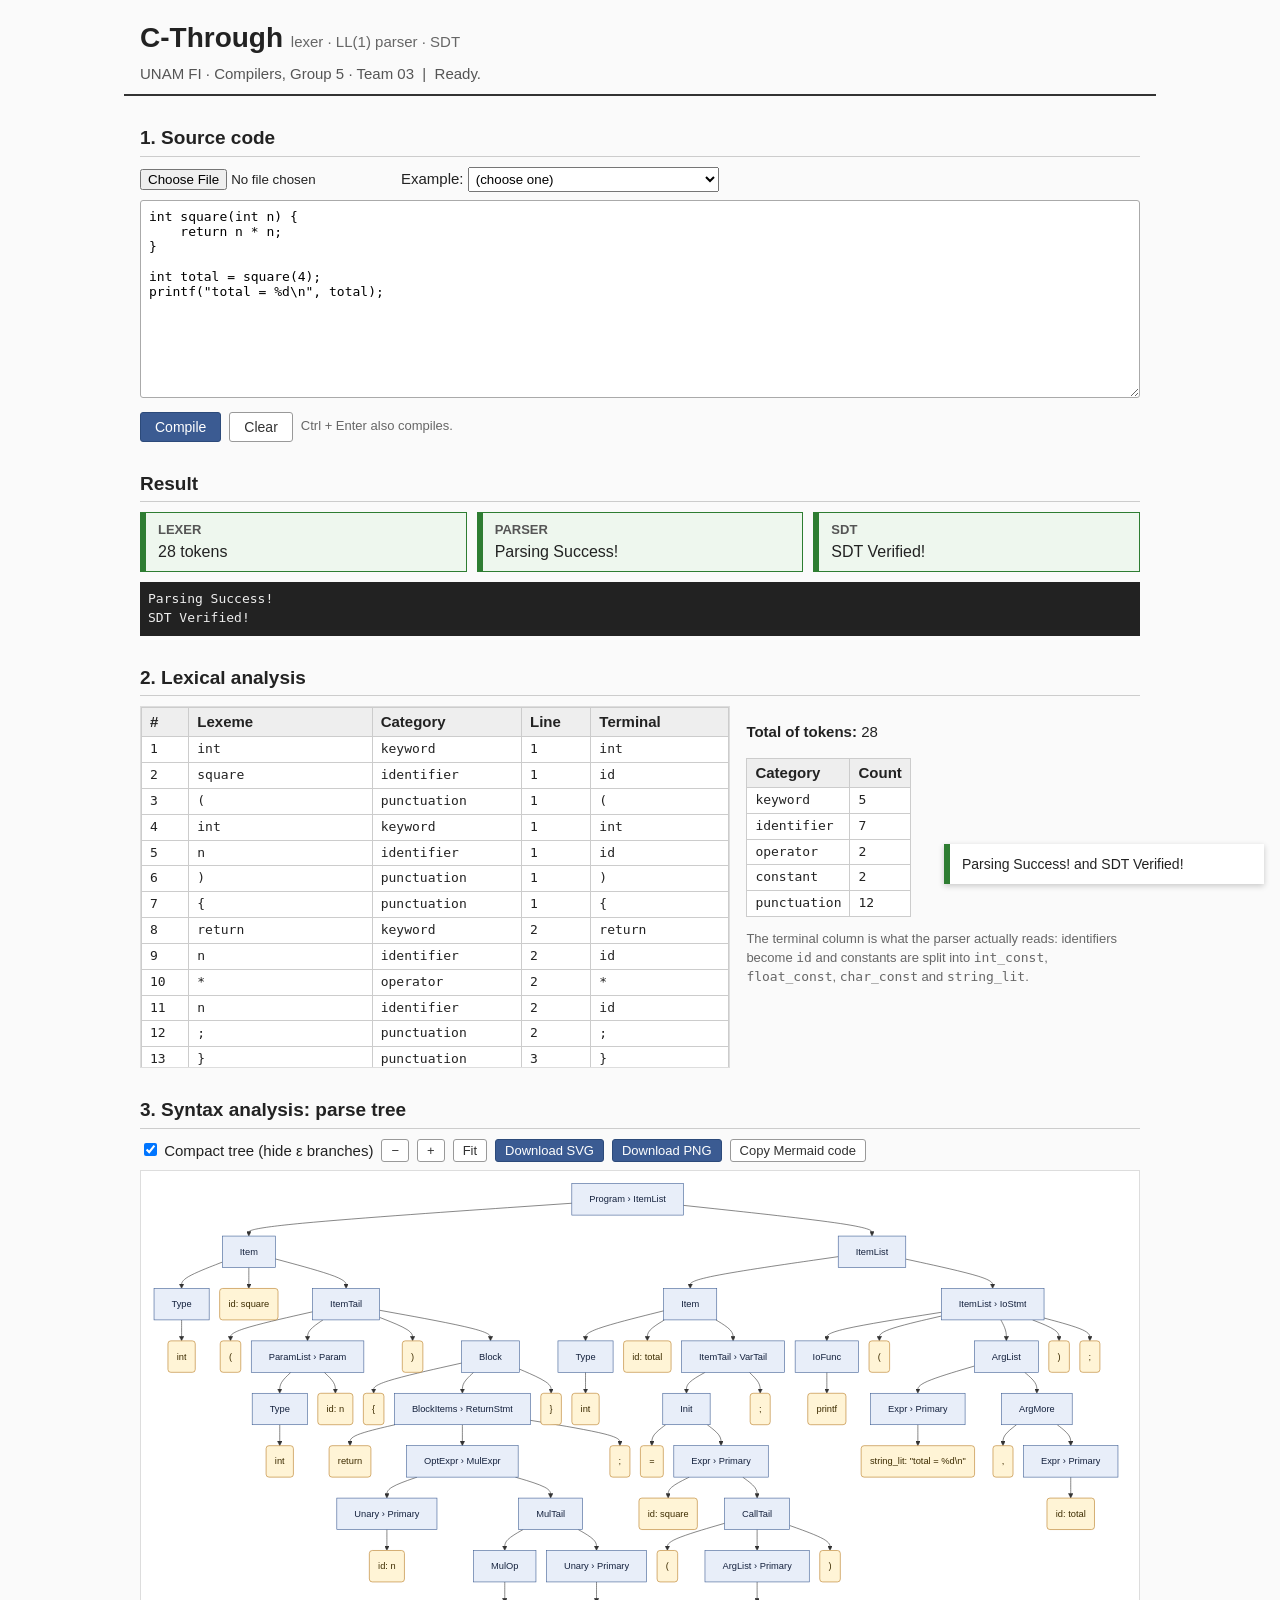
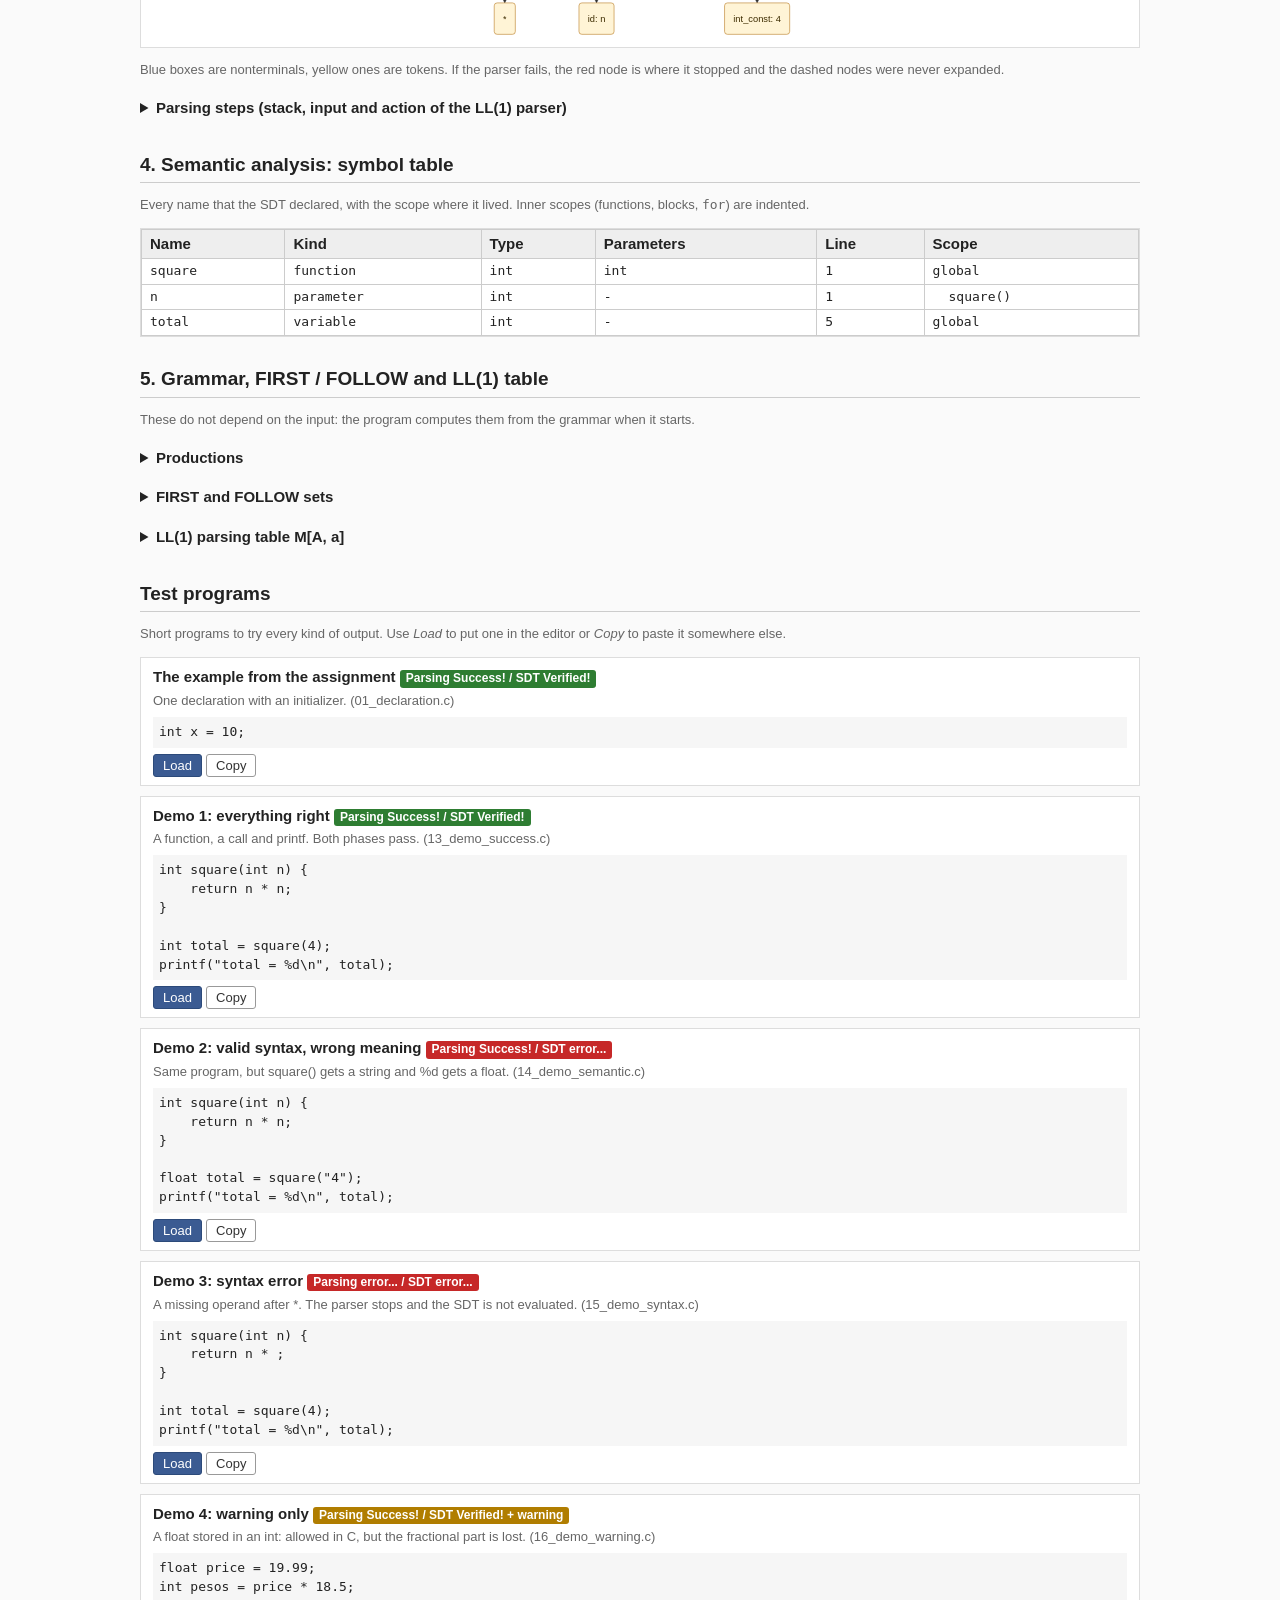
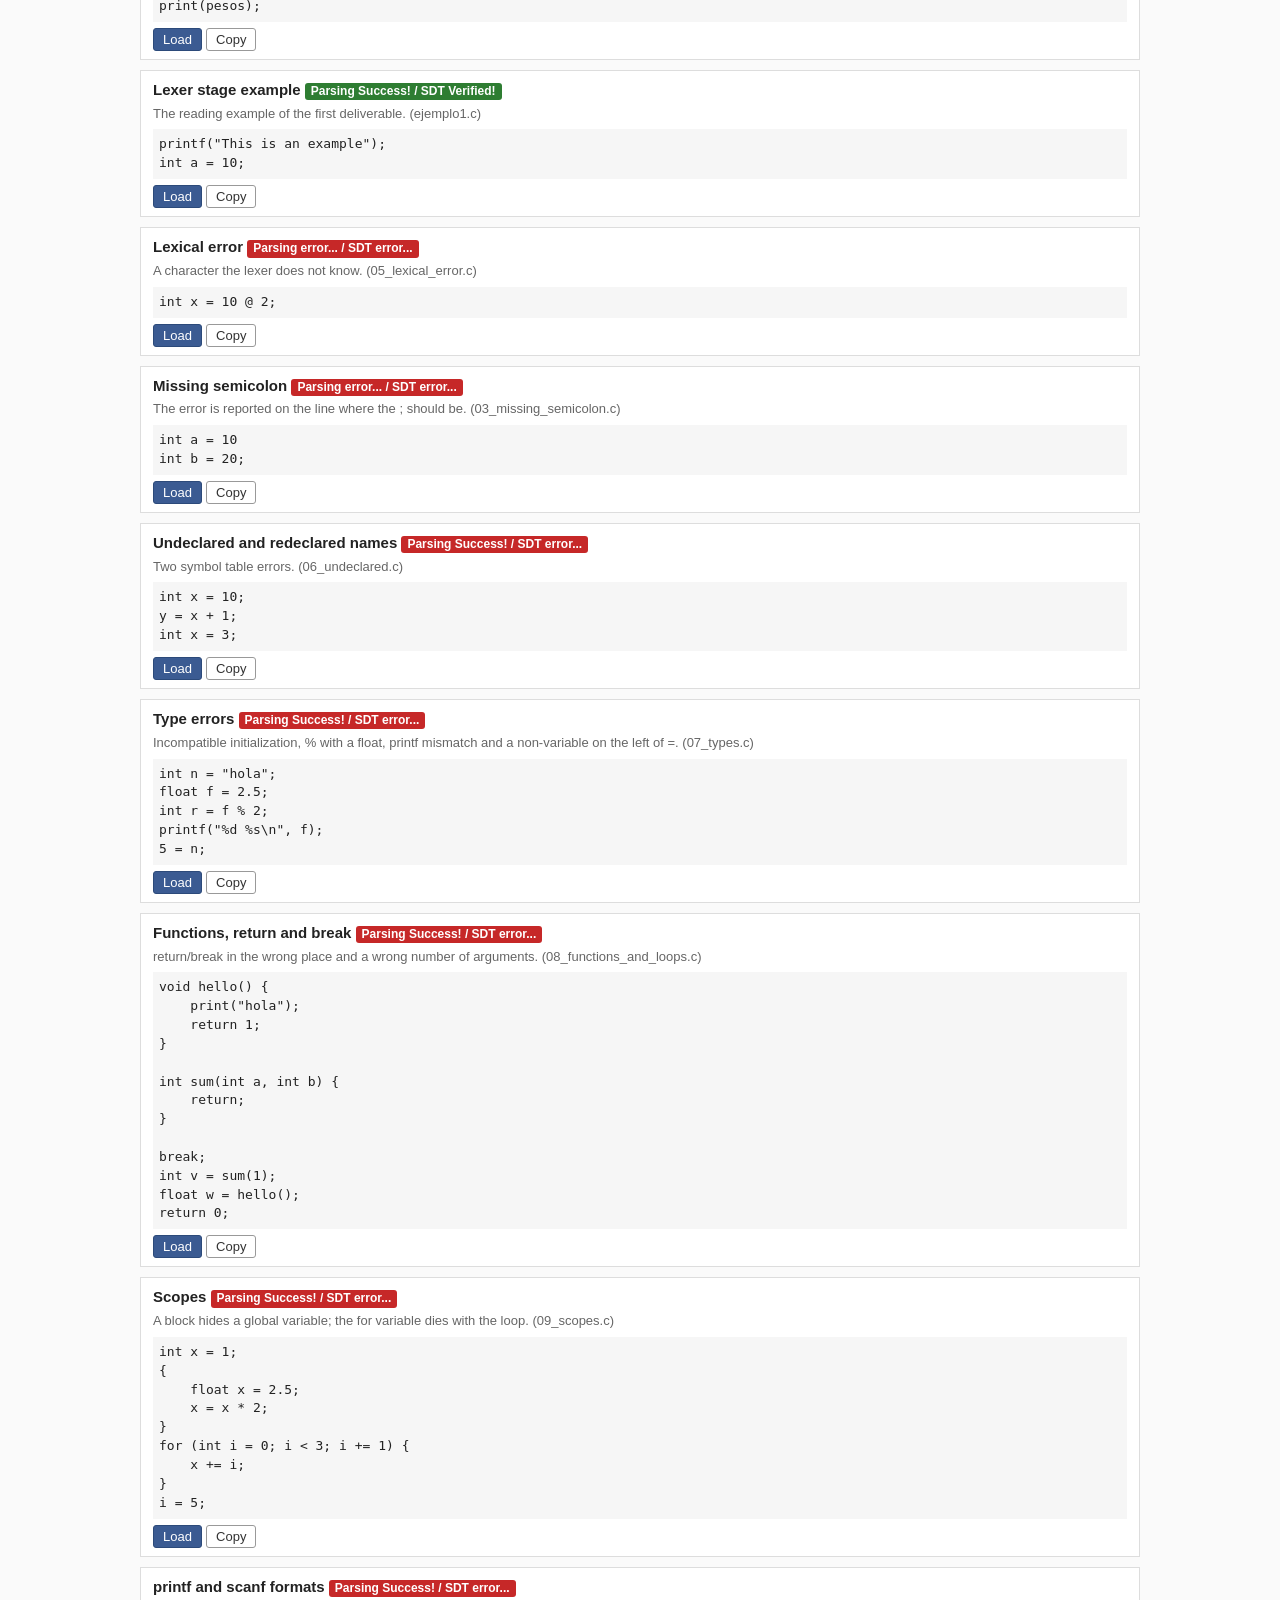
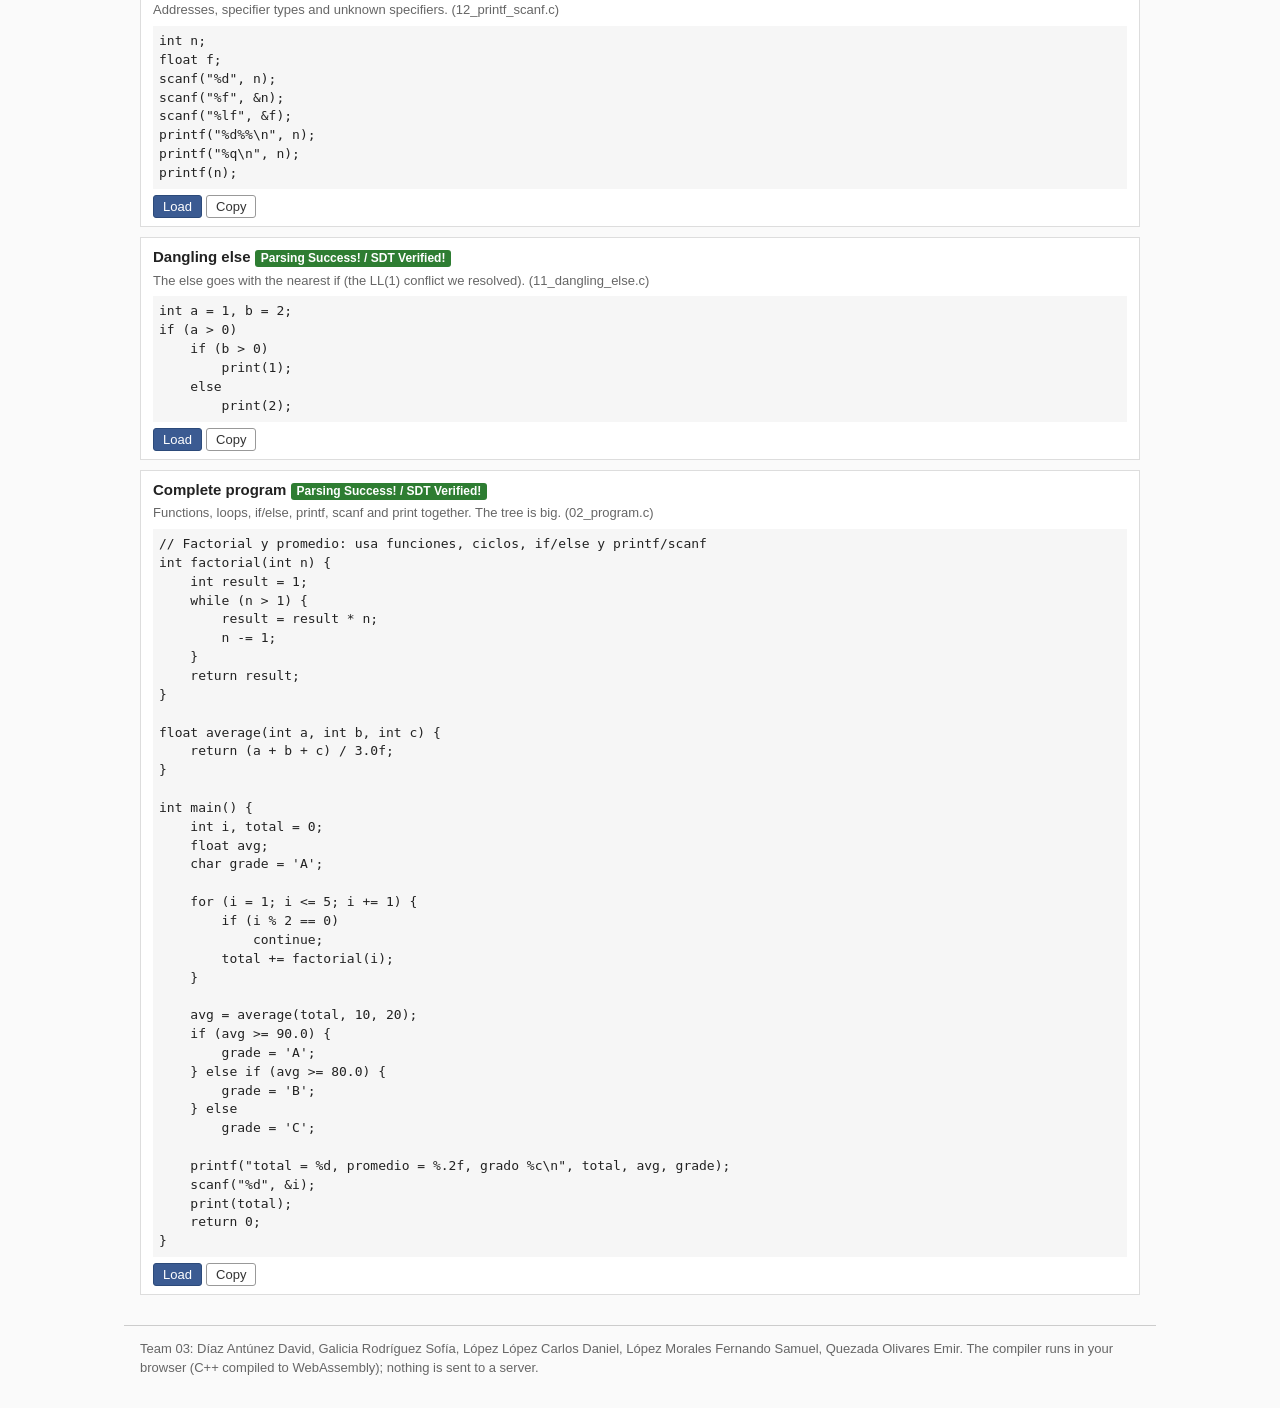
<file: docs/index.html>
<!doctype html>
<html lang="en">
<head>
  <meta charset="utf-8">
  <meta name="viewport" content="width=device-width, initial-scale=1">
  <title>C-Through · C Compiler (Team 03)</title>
  <link rel="stylesheet" href="style.css">
</head>
<body>
<header>
  <h1>C-Through <small>lexer · LL(1) parser · SDT</small></h1>
  <p class="sub">UNAM FI · Compilers, Group 5 · Team 03 &nbsp;|&nbsp; <span id="status">Loading WebAssembly…</span></p>
</header>

<main>
  <section id="input">
    <h2>1. Source code</h2>
    <div class="toolbar">
      <input type="file" id="file" accept=".c,.h,.txt,text/plain">
      <label>Example:
        <select id="example-select"><option value="">(choose one)</option></select>
      </label>
    </div>
    <div id="drop">
      <textarea id="source" spellcheck="false" rows="12"
        placeholder="Write C code here, paste it, or drop a .c file on this box."></textarea>
    </div>
    <div class="toolbar">
      <button id="run" disabled>Compile</button>
      <button id="clear" class="secondary">Clear</button>
      <span class="hint">Ctrl + Enter also compiles.</span>
    </div>
  </section>

  <section id="result" hidden>
    <h2>Result</h2>
    <div class="stages">
      <div class="stage" id="stage-lexer"><b>Lexer</b><span>-</span></div>
      <div class="stage" id="stage-parser"><b>Parser</b><span>-</span></div>
      <div class="stage" id="stage-sdt"><b>SDT</b><span>-</span></div>
    </div>
    <pre id="summary"></pre>
    <ul id="messages"></ul>
  </section>

  <section id="lexical" hidden>
    <h2>2. Lexical analysis</h2>
    <div class="two-cols">
      <div class="scroll tokens">
        <table id="token-table">
          <thead><tr><th>#</th><th>Lexeme</th><th>Category</th><th>Line</th><th>Terminal</th></tr></thead>
          <tbody></tbody>
        </table>
      </div>
      <div>
        <p><b>Total of tokens:</b> <span id="token-total">0</span></p>
        <table id="count-table">
          <thead><tr><th>Category</th><th>Count</th></tr></thead>
          <tbody></tbody>
        </table>
        <p class="note">The terminal column is what the parser actually reads: identifiers become
          <code>id</code> and constants are split into <code>int_const</code>, <code>float_const</code>,
          <code>char_const</code> and <code>string_lit</code>.</p>
      </div>
    </div>
  </section>

  <section id="syntax" hidden>
    <h2>3. Syntax analysis: parse tree</h2>
    <div class="toolbar">
      <label><input type="checkbox" id="compact" checked> Compact tree (hide ε branches)</label>
      <button class="small secondary" id="zoom-out" title="Zoom out">−</button>
      <button class="small secondary" id="zoom-in" title="Zoom in">+</button>
      <button class="small secondary" id="zoom-fit">Fit</button>
      <button class="small" id="download-svg">Download SVG</button>
      <button class="small" id="download-png">Download PNG</button>
      <button class="small secondary" id="copy-mermaid">Copy Mermaid code</button>
    </div>
    <div id="tree-box" class="scroll"><p class="note">The tree appears here.</p></div>
    <p class="note">Blue boxes are nonterminals, yellow ones are tokens. If the parser fails, the red node is where it
      stopped and the dashed nodes were never expanded.</p>
    <details id="trace-details">
      <summary>Parsing steps (stack, input and action of the LL(1) parser)</summary>
      <div class="scroll trace"><table id="trace-table">
        <thead><tr><th>#</th><th>Stack</th><th>Input</th><th>Action</th></tr></thead>
        <tbody></tbody>
      </table></div>
      <p class="note" id="trace-note"></p>
    </details>
  </section>

  <section id="semantic" hidden>
    <h2>4. Semantic analysis: symbol table</h2>
    <p class="note">Every name that the SDT declared, with the scope where it lived. Inner scopes
      (functions, blocks, <code>for</code>) are indented.</p>
    <div class="scroll">
      <table id="symbol-table">
        <thead><tr><th>Name</th><th>Kind</th><th>Type</th><th>Parameters</th><th>Line</th><th>Scope</th></tr></thead>
        <tbody></tbody>
      </table>
    </div>
  </section>

  <section id="grammar">
    <h2>5. Grammar, FIRST / FOLLOW and LL(1) table</h2>
    <p class="note">These do not depend on the input: the program computes them from the grammar when it starts.</p>
    <details>
      <summary>Productions</summary>
      <div class="scroll"><table id="production-table"><tbody></tbody></table></div>
    </details>
    <details>
      <summary>FIRST and FOLLOW sets</summary>
      <div class="scroll"><table id="first-follow-table">
        <thead><tr><th>Nonterminal</th><th>FIRST</th><th>FOLLOW</th></tr></thead>
        <tbody></tbody>
      </table></div>
    </details>
    <details>
      <summary>LL(1) parsing table M[A, a]</summary>
      <p class="note">Each cell holds the number of the production to apply. Empty cells are syntax errors.
        Hover a cell to see the production. <span id="conflict-note"></span></p>
      <div class="scroll ll1"><table id="ll1-table"></table></div>
    </details>
  </section>

  <section id="samples">
    <h2>Test programs</h2>
    <p class="note">Short programs to try every kind of output. Use <i>Load</i> to put one in the editor
      or <i>Copy</i> to paste it somewhere else.</p>
    <div id="sample-list"></div>
  </section>
</main>

<footer>
  Team 03: Díaz Antúnez David, Galicia Rodríguez Sofía, López López Carlos Daniel,
  López Morales Fernando Samuel, Quezada Olivares Emir.
  The compiler runs in your browser (C++ compiled to WebAssembly); nothing is sent to a server.
</footer>

<div id="toasts" aria-live="polite"></div>

<script src="vendor/mermaid.min.js"></script>
<script src="examples.js"></script>
<script src="compiler.js"></script>
<script src="app.js"></script>
</body>
</html>
</file>
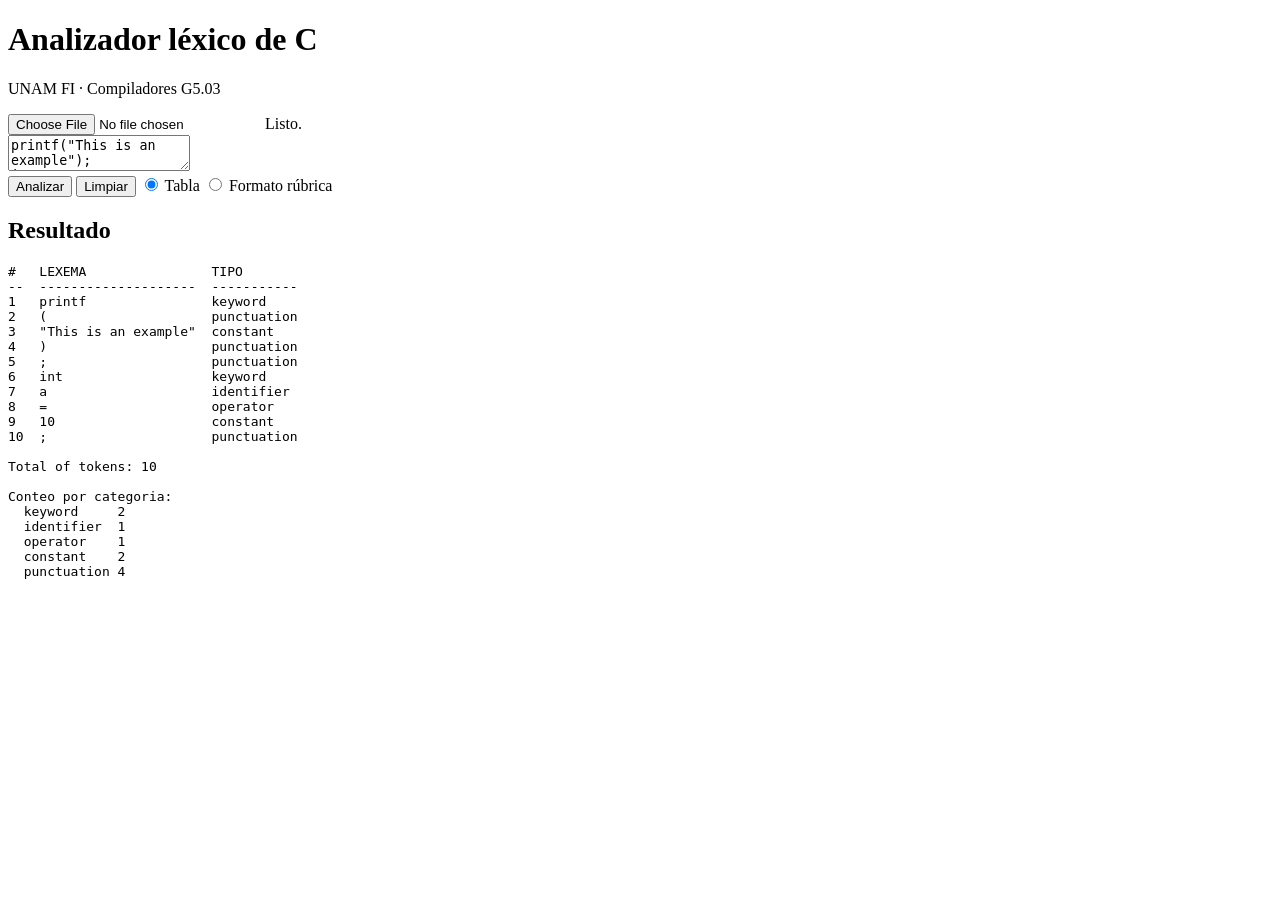
<file: unam/fi/compilers/g5/03/deploy/index.html>
<!doctype html>
<html lang="es">
<head>
  <meta charset="utf-8">
  <meta name="viewport" content="width=device-width, initial-scale=1">
  <title>Lexer C - UNAM FI Compiladores G5</title>
  
</head>
<body>
<main>
  <h1>Analizador léxico de C</h1>
  <p class="sub">UNAM FI · Compiladores G5.03</p>

  <div id="drop">
    <div class="row">
      <input type="file" id="file" accept=".c,.h,.txt,text/plain">
      <span id="status">Cargando módulo…</span>
    </div>
    <textarea id="source" spellcheck="false"
      placeholder="Escribe código, pega texto o arrastra un archivo aquí.">printf("This is an example");
int a = 10;</textarea>
  </div>

  <div class="row">
    <button id="run" disabled>Analizar</button>
    <button id="clear" class="secondary">Limpiar</button>
    <label class="opt"><input type="radio" name="mode" value="table" checked> Tabla</label>
    <label class="opt"><input type="radio" name="mode" value="rubric"> Formato rúbrica</label>
  </div>

  <h2>Resultado</h2>
  <pre id="output" aria-live="polite"></pre>
</main>

<script src="lexer.js"></script>
<script src="app.js"></script>
</body>
</html>
</file>
<file: docs/style.css>
/* Estilos de la pagina. Nada fancy: que se lea bien y ya. */

body {
  margin: 0;
  font-family: "Segoe UI", Roboto, "Helvetica Neue", Arial, sans-serif;
  font-size: 15px;
  line-height: 1.45;
  color: #222;
  background: #fafafa;
}

header, main, footer {
  max-width: 1000px;
  margin: 0 auto;
  padding: 0 16px;
}

header {
  padding-top: 18px;
  border-bottom: 2px solid #333;
}

h1 { margin: 0; font-size: 28px; }
h1 small { font-size: 15px; font-weight: normal; color: #666; }
h2 { font-size: 19px; margin: 28px 0 10px; padding-bottom: 4px; border-bottom: 1px solid #ccc; }
.sub { margin: 4px 0 10px; color: #555; }

code, pre, textarea, .mono { font-family: Consolas, "DejaVu Sans Mono", Menlo, monospace; font-size: 13px; }

textarea {
  width: 100%;
  box-sizing: border-box;
  padding: 8px;
  border: 1px solid #aaa;
  border-radius: 3px;
  resize: vertical;
  background: #fff;
}

#drop.over textarea { border: 2px dashed #3b5b92; background: #f2f6fc; }

.toolbar {
  display: flex;
  flex-wrap: wrap;
  align-items: center;
  gap: 8px;
  margin: 8px 0;
}

button {
  padding: 6px 14px;
  border: 1px solid #2c4a7a;
  border-radius: 3px;
  background: #3b5b92;
  color: #fff;
  cursor: pointer;
  font-size: 14px;
}
button:hover { background: #2c4a7a; }
button:disabled { opacity: .5; cursor: default; }
button.secondary { background: #fff; color: #333; border-color: #999; }
button.secondary:hover { background: #eee; }
button.small { padding: 3px 9px; font-size: 13px; }

select { padding: 3px; }
.hint, .note { color: #666; font-size: 13px; }

/* Estado de cada fase */
.stages { display: flex; gap: 10px; flex-wrap: wrap; }
.stage {
  flex: 1;
  min-width: 180px;
  padding: 8px 12px;
  border: 1px solid #ccc;
  border-left-width: 6px;
  background: #fff;
}
.stage b { display: block; font-size: 13px; text-transform: uppercase; color: #555; }
.stage span { font-size: 16px; }
.stage.ok   { border-color: #2e7d32; background: #eef7ee; }
.stage.bad  { border-color: #c62828; background: #fdecec; }
.stage.warn { border-color: #e0a100; background: #fff8e1; }
.stage.skip { border-color: #999; background: #f3f3f3; color: #777; }

#summary { margin: 10px 0 4px; padding: 8px; background: #222; color: #eee; }

#messages { list-style: none; padding: 0; margin: 0; }
#messages li { margin: 6px 0; padding: 6px 10px; border-left: 4px solid #999; background: #fff; }
#messages li.error { border-color: #c62828; }
#messages li.warning { border-color: #e0a100; }
#messages .kind { font-weight: bold; margin-right: 6px; }
#messages li.error .kind { color: #c62828; }
#messages li.warning .kind { color: #a87700; }
#messages pre { margin: 4px 0 0; color: #444; white-space: pre-wrap; }

/* Tablas */
table { border-collapse: collapse; background: #fff; }
th, td { border: 1px solid #ccc; padding: 3px 8px; text-align: left; vertical-align: top; }
th { background: #eee; }
td { font-family: Consolas, "DejaVu Sans Mono", Menlo, monospace; font-size: 13px; }

.scroll { overflow: auto; border: 1px solid #ddd; background: #fff; }
.tokens { max-height: 360px; }
.tokens table, #symbol-table, #first-follow-table { width: 100%; }
.trace { max-height: 420px; }
.two-cols { display: grid; grid-template-columns: 3fr 2fr; gap: 16px; }
@media (max-width: 700px) { .two-cols { grid-template-columns: 1fr; } }

#tree-box { min-height: 120px; max-height: 640px; padding: 8px; }
#tree-box svg { display: block; }

details { margin: 10px 0; }
summary { cursor: pointer; padding: 4px 0; font-weight: 600; }

/* Tabla LL(1): primera columna y encabezado fijos para no perderse */
.ll1 { max-height: 520px; }
#ll1-table th, #ll1-table td { text-align: center; padding: 2px 5px; white-space: nowrap; }
#ll1-table thead th { position: sticky; top: 0; z-index: 2; }
#ll1-table tbody th { position: sticky; left: 0; z-index: 1; text-align: left; font-style: italic; }
#ll1-table td.conflict { background: #fff3c4; font-weight: bold; }
#ll1-table td:hover { background: #dfe8f6; }

#symbol-table td.depth-1 { padding-left: 24px; }
#symbol-table td.depth-2 { padding-left: 40px; }
#symbol-table td.depth-3 { padding-left: 56px; }

/* Programas de prueba */
.sample { border: 1px solid #ddd; background: #fff; margin: 10px 0; padding: 8px 12px; }
.sample h3 { margin: 0; font-size: 15px; }
.sample p { margin: 4px 0; }
.sample pre { margin: 6px 0; padding: 6px; background: #f6f6f6; overflow-x: auto; }
.tag { display: inline-block; padding: 0 6px; border-radius: 3px; font-size: 12px; color: #fff; }
.tag.ok { background: #2e7d32; }
.tag.bad { background: #c62828; }
.tag.warn { background: #b07d00; }

/* Avisos que aparecen abajo a la derecha */
#toasts { position: fixed; right: 16px; bottom: 16px; width: 320px; z-index: 10; }
.toast {
  margin-top: 8px;
  padding: 10px 12px;
  border-left: 6px solid #555;
  background: #fff;
  box-shadow: 0 2px 6px rgba(0, 0, 0, .2);
  font-size: 14px;
  transition: opacity .4s;
}
.toast.ok { border-color: #2e7d32; }
.toast.bad { border-color: #c62828; }
.toast.warn { border-color: #e0a100; }
.toast.hide { opacity: 0; }

footer { margin-top: 30px; padding: 14px 16px 30px; border-top: 1px solid #ccc; color: #666; font-size: 13px; }
</file>
